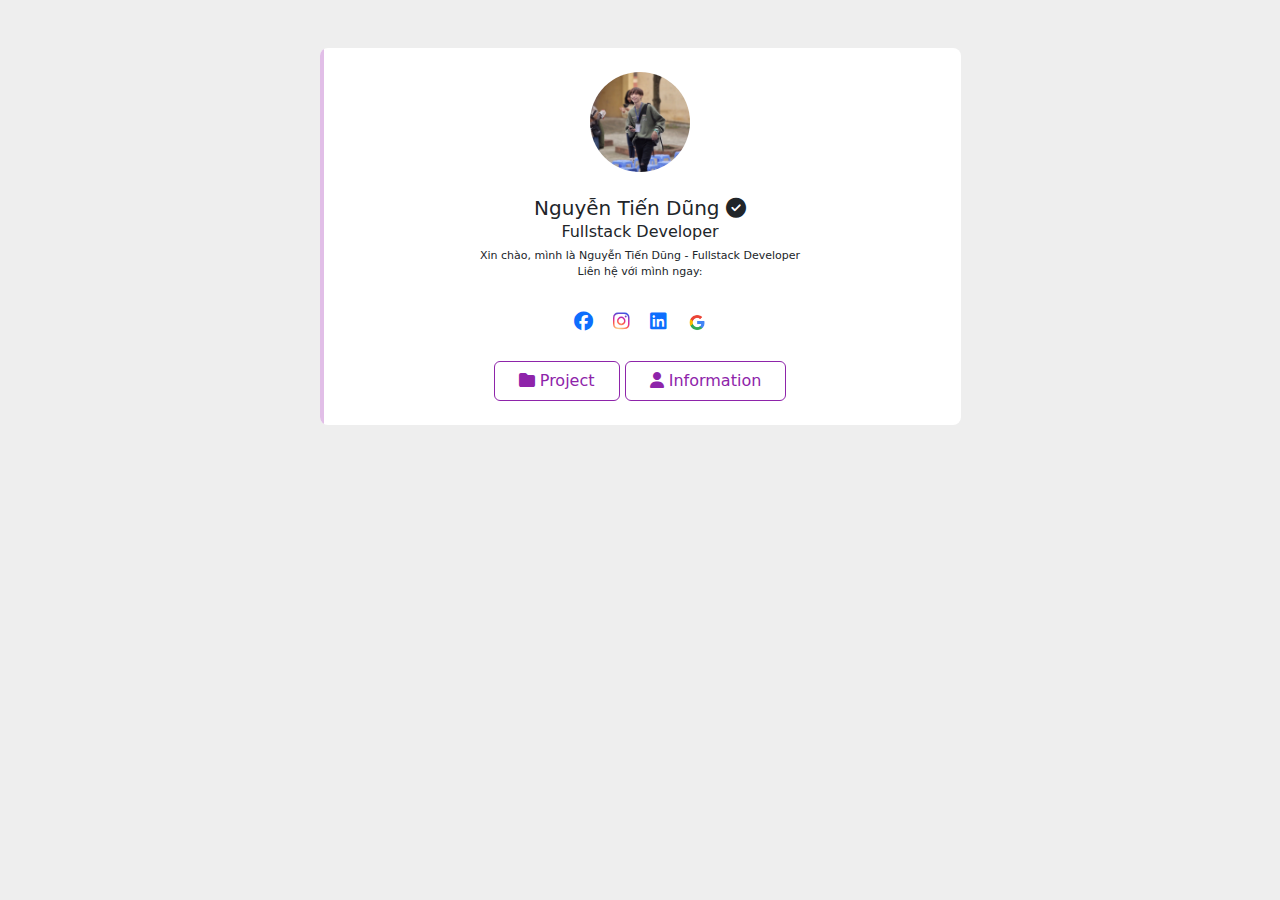
<file: index.html>
<!doctype html>
                        <html>
                            <head>
                                <meta charset='utf-8'>
                                <meta name='viewport' content='width=device-width, initial-scale=1'>
                                <link rel="icon" type="image/png" href="./img/approved-profile.png"/>
                                <title>Profile Nguyễn Tiến Dũng</title>
                                <link href='https://cdn.jsdelivr.net/npm/bootstrap@5.0.0-beta1/dist/css/bootstrap.min.css' rel='stylesheet'>
                                <link rel="stylesheet" href="https://cdnjs.cloudflare.com/ajax/libs/font-awesome/6.1.1/css/all.min.css">
                                <script type='text/javascript' src='https://cdnjs.cloudflare.com/ajax/libs/jquery/3.2.1/jquery.min.js'></script>
                                <style>::-webkit-scrollbar {
                                  width: 8px;
                                }
                                /* Track */
                                ::-webkit-scrollbar-track {
                                  background: #f1f1f1; 
                                }
                                 
                                /* Handle */
                                ::-webkit-scrollbar-thumb {
                                  background: #888; 
                                }
                                
                                /* Handle on hover */
                                ::-webkit-scrollbar-thumb:hover {
                                  background: #555; 
                                } 
body{
    background:#eee;
}

.card{
    border:none;

    position:relative;
    overflow:hidden;
    border-radius:8px;
    cursor:pointer;
}

.card:before{
    
    content:"";
    position:absolute;
    left:0;
    top:0;
    width:4px;
    height:100%;
    background-color:#E1BEE7;
    transform:scaleY(1);
    transition:all 0.5s;
    transform-origin: bottom
}

.card:after{
    
    content:"";
    position:absolute;
    left:0;
    top:0;
    width:4px;
    height:100%;
    background-color:#8E24AA;
    transform:scaleY(0);
    transition:all 0.5s;
    transform-origin: bottom
}

.card:hover::after{
    transform:scaleY(1);
}


.fonts{
    font-size:11px;
}

.social-list{
    display:flex;
    list-style:none;
    justify-content:center;
    padding:0;
}

.social-list li{
    padding:10px;
    color:#8E24AA;
    font-size:19px;
}


.buttons button{
       border:1px solid #8E24AA !important;
       color:#8E24AA;
       height:40px;
}

.buttons button:hover{
       border:1px solid #8E24AA !important;
       color:#fff;
       height:40px;
       background-color:#8E24AA;
}
.buttons button a{
    text-decoration: none;
    color:#8E24AA !important;
}
#insta {
  background: radial-gradient(circle at 30% 107%, #fdf497 0%, #fdf497 5%, #fd5949 45%, #d6249f 60%, #285AEB 90%);
  -webkit-background-clip: text;
          /* Also define standard property for compatibility */
          background-clip: text;
  -webkit-text-fill-color: transparent;
  
}

</style>
                                </head>
                                <body className='snippet-body'>
                                <div class="container mt-5">
    
    <div class="row d-flex justify-content-center">
        
        <div class="col-md-7">
            
            <div class="card p-3 py-4">
                
                <div class="text-center">
                    <img src="./img/profile_avt.jpg" width="100" class="rounded-circle">
                </div>
                
                <div class="text-center mt-3">
                    
                    <h5 class="mt-2 mb-0">Nguyễn Tiến Dũng <span><i class="fas fa-check-circle"></i></span></h5>
                    <span>Fullstack Developer</span>
                    
                    <div class="px-4 mt-1">
                        <p class="fonts">Xin chào, mình là Nguyễn Tiến Dũng - Fullstack Developer <br>
                        Liên hệ với mình ngay:</p>
                    
                    </div>
                    
                     <ul class="social-list">
                        <li><a href="https://www.facebook.com/tiedun461"><i class="fa-brands fa-facebook"></a></i></li>
                        <li><a href="https://www.instagram.com/up.maynard/"><i class="fa-brands fa-instagram" id="insta"></i></a></li>
                        <li><a href="https://www.linkedin.com/in/nguyen-tien-dung-477a83237/"><i class="fa-brands fa-linkedin"></i></a></li>
                        <li><a href="./contact_google.html"><img src="./img/logo_gg.png" style="width:20px;"></a></li>
                    </ul>
                    
                    <div class="buttons">
                        <button class="btn btn-outline-primary px-4"><i class="fa-solid fa-folder"></i><a href="./project_profile.html"> Project</a></button>
                        <button class="btn btn-outline-primary px-4"><i class="fa-solid fa-user"></i><a href="./about_me.html"> Information</a></button>
                    </div>
                    
                    
                </div>
                
               
                
                
            </div>
            
        </div>
        
    </div>
    
</div>
                                <script type='text/javascript' src='https://cdn.jsdelivr.net/npm/bootstrap@5.0.0-beta1/dist/js/bootstrap.bundle.min.js'></script>
                                <script type='text/javascript'>var myLink = document.querySelector('a[href="#"]');
                                myLink.addEventListener('click', function(e) {
                                  e.preventDefault();
                                });</script>
                            
                                </body>
                            </html>
</file>
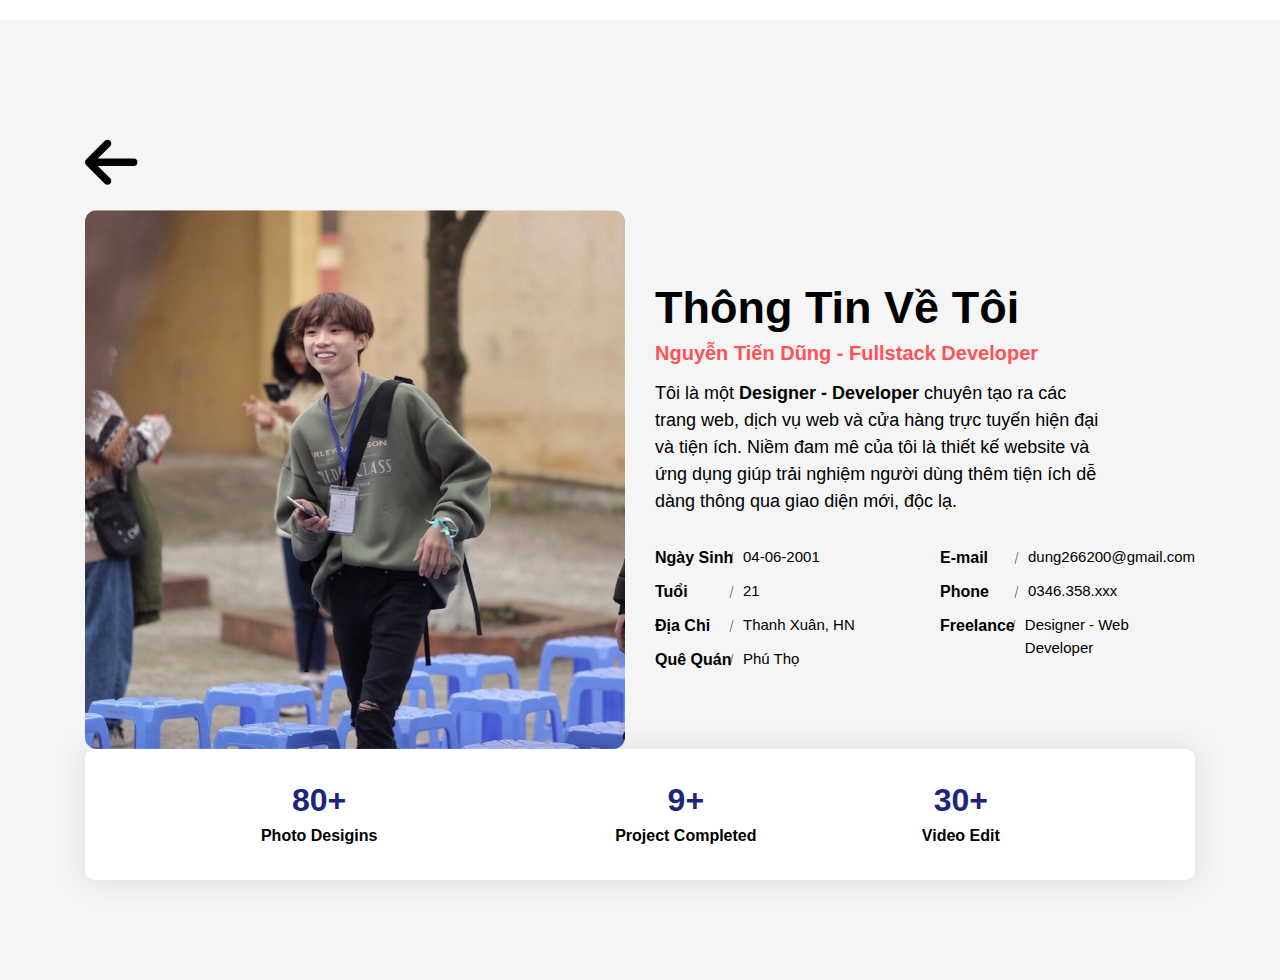
<file: about_me.html>
<!DOCTYPE html>
<html lang="en">
<head>
    <meta charset="utf-8">
    <!--  This file has been downloaded from bootdey.com @bootdey on twitter -->
    <!--  All snippets are MIT license http://bootdey.com/license -->
    <link rel="icon" type="image/png" href="./img/approved-profile.png"/>
    <title>Thông Tin Cá Nhân</title>
    <meta name="viewport" content="width=device-width, initial-scale=1">
	<script src="https://code.jquery.com/jquery-1.10.2.min.js"></script>
    <link href="https://cdn.jsdelivr.net/npm/bootstrap@4.4.1/dist/css/bootstrap.min.css" rel="stylesheet">
    <link rel="stylesheet" href="https://cdnjs.cloudflare.com/ajax/libs/font-awesome/6.1.1/css/all.min.css">
	<script src="https://cdn.jsdelivr.net/npm/bootstrap@4.4.1/dist/js/bootstrap.bundle.min.js"></script>
</head>
<body>
<section class="section about-section gray-bg" id="about">
            <div class="container">
              <a href="./index.html" style="font-size: 60px; color:#000;"><i class="fa-solid fa-arrow-left"></i></a>
                <div class="row align-items-center flex-row-reverse">
                    <div class="col-lg-6">
                        <div class="about-text go-to">
                            <h3 class="dark-color">Thông Tin Về Tôi</h3>
                            <h6 class="theme-color lead">Nguyễn Tiến Dũng - Fullstack Developer</h6>
                            <p>Tôi là một <b>Designer - Developer</b> chuyên tạo ra các trang web, dịch vụ web và cửa hàng trực tuyến hiện đại và tiện ích. Niềm đam mê của tôi là thiết kế website và ứng dụng giúp trải nghiệm người dùng thêm tiện ích dễ dàng thông qua giao diện mới, độc lạ.</p>
                            <div class="row about-list">
                                <div class="col-md-6">
                                    <div class="media">
                                        <label>Ngày Sinh</label>
                                        <p>04-06-2001</p>
                                    </div>
                                    <div class="media">
                                        <label>Tuổi</label>
                                        <p>21</p>
                                    </div>
                                    <div class="media">
                                        <label>Địa Chỉ</label>
                                        <p>Thanh Xuân, HN</p>
                                    </div>
                                    <div class="media">
                                        <label>Quê Quán </label>
                                        <p>Phú Thọ</p>
                                    </div>
                                </div>
                                <div class="col-md-6">
                                    <div class="media">
                                        <label>E-mail</label>
                                        <p>dung266200@gmail.com</p>
                                    </div>
                                    <div class="media">
                                        <label>Phone</label>
                                        <p>0346.358.xxx</p>
                                    </div>
                                    <div class="media">
                                      <label>Freelance</label>
                                      <p>Designer - Web Developer</p>
                                  </div>  
                                </div>
                            </div>
                        </div>
                    </div>
                    <div class="col-lg-6">
                        <div class="about-avatar">
                            <img src="./img/profile_avt.jpg" style="border-radius: 12px;" title="" alt="">
                        </div>
                    </div>
                </div>
                <div class="counter">
                    <div class="row">
                        <div class="col-6 col-lg-5">
                            <div class="count-data text-center">
                                <h6 class="count h2" data-to="500" data-speed="500">80+</h6>
                                <p class="m-0px font-w-600">Photo Desigins</p>
                            </div>
                        </div>
                        <div class="col-6 col-lg-3">
                            <div class="count-data text-center">
                                <h6 class="count h2" data-to="150" data-speed="150">9+</h6>
                                <p class="m-0px font-w-600">Project Completed</p>
                            </div>
                        </div>
                        <div class="col-6 col-lg-3">
                            <div class="count-data text-center">
                                <h6 class="count h2" data-to="850" data-speed="850">30+</h6>
                                <p class="m-0px font-w-600">Video Edit</p>
                            </div>
                        </div>
                    </div>
                </div>
            </div>
        </section>

<style type="text/css">
body{
    color: #000;
    margin-top:20px;
}
.section {
    padding: 100px 0;
    position: relative;
}
.gray-bg {
    background-color: #f5f5f5;
}
img {
    max-width: 100%;
}
img {
    vertical-align: middle;
    border-style: none;
}
/* About Me 
---------------------*/
.about-text h3 {
  font-size: 45px;
  font-weight: 700;
  margin: 0 0 6px;
}
@media (max-width: 767px) {
  .about-text h3 {
    font-size: 35px;
  }
}
.about-text h6 {
  font-weight: 600;
  margin-bottom: 15px;
}
@media (max-width: 767px) {
  .about-text h6 {
    font-size: 18px;
  }
}
.about-text p {
  font-size: 18px;
  max-width: 450px;
}
.about-text p mark {
  font-weight: 600;
  color: #20247b;
}

.about-list {
  padding-top: 10px;
}
.about-list .media {
  padding: 5px 0;
}
.about-list label {
  color: #000;
  font-weight: 600;
  width: 88px;
  margin: 0;
  position: relative;
}
.about-list label:after {
  content: "";
  position: absolute;
  top: 0;
  bottom: 0;
  right: 11px;
  width: 1px;
  height: 12px;
  background: #000;
  -moz-transform: rotate(15deg);
  -o-transform: rotate(15deg);
  -ms-transform: rotate(15deg);
  -webkit-transform: rotate(15deg);
  transform: rotate(15deg);
  margin: auto;
  opacity: 0.5;
}
.about-list p {
  margin: 0;
  font-size: 15px;
}

@media (max-width: 991px) {
  .about-avatar {
    margin-top: 30px;
  }
}

.about-section .counter {
  padding: 22px 20px;
  background: #ffffff;
  border-radius: 10px;
  box-shadow: 0 0 30px rgba(31, 45, 61, 0.125);
}
.about-section .counter .count-data {
  margin-top: 10px;
  margin-bottom: 10px;
}
.about-section .counter .count {
  font-weight: 700;
  color: #20247b;
  margin: 0 0 5px;
}
.about-section .counter p {
  font-weight: 600;
  margin: 0;
}
mark {
    background-image: linear-gradient(rgba(252, 83, 86, 0.6), rgba(252, 83, 86, 0.6));
    background-size: 100% 3px;
    background-repeat: no-repeat;
    background-position: 0 bottom;
    background-color: transparent;
    padding: 0;
    color: currentColor;
}
.theme-color {
    color: #fc5356;
}
.dark-color {
    color: #000;
}


</style>

<script type="text/javascript">

</script>
</body>
</html>
</file>
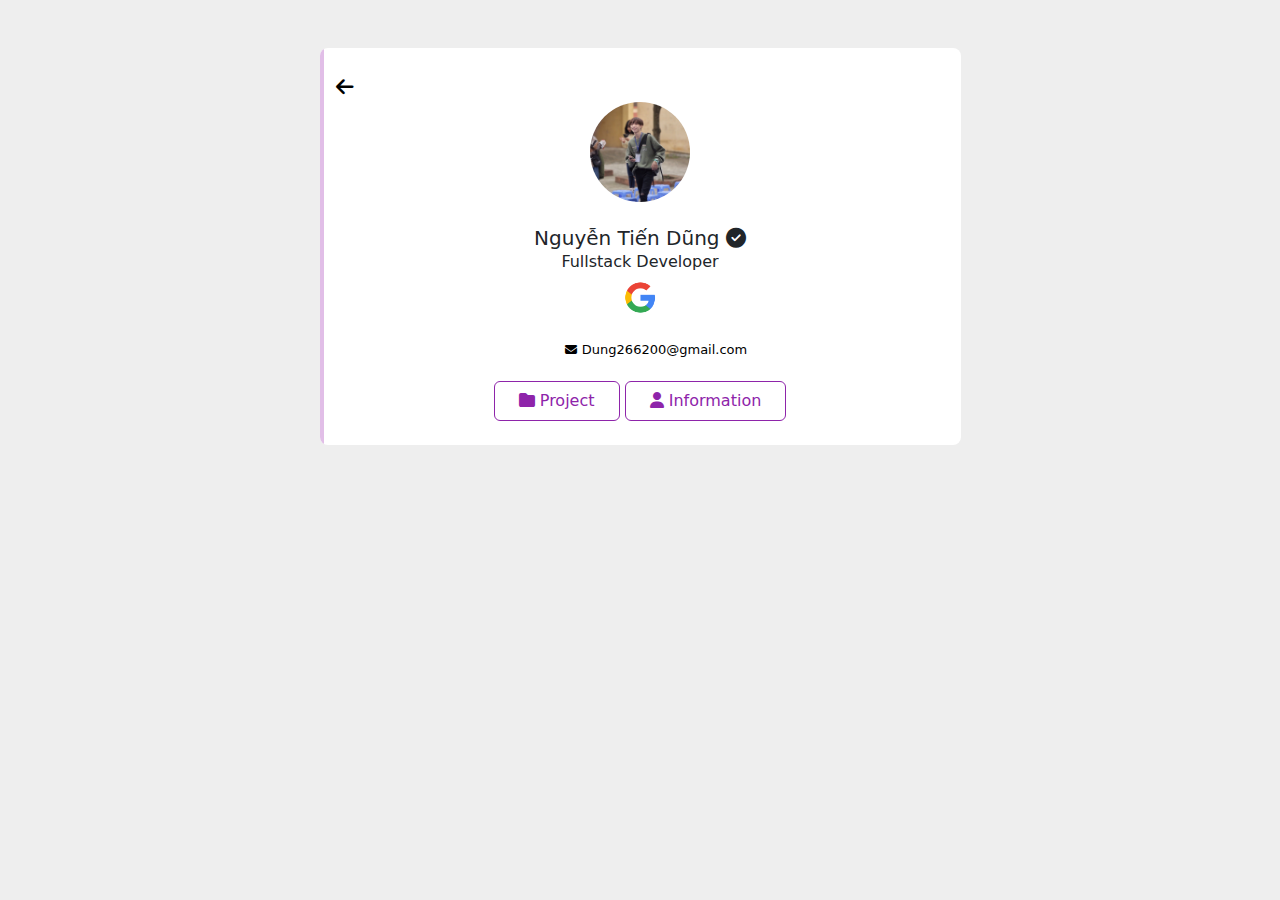
<file: contact_google.html>
<!doctype html>
                        <html>
                            <head>
                                <meta charset='utf-8'>
                                <meta name='viewport' content='width=device-width, initial-scale=1'>
                                <link rel="icon" type="image/png" href="./img/approved-profile.png"/>
                                <title>Liên Hệ Gmail</title>
                                <link href='https://cdn.jsdelivr.net/npm/bootstrap@5.0.0-beta1/dist/css/bootstrap.min.css' rel='stylesheet'>
                                <link rel="stylesheet" href="https://cdnjs.cloudflare.com/ajax/libs/font-awesome/6.1.1/css/all.min.css">
                                <script type='text/javascript' src='https://cdnjs.cloudflare.com/ajax/libs/jquery/3.2.1/jquery.min.js'></script>
                                <style>::-webkit-scrollbar {
                                  width: 8px;
                                }
                                /* Track */
                                ::-webkit-scrollbar-track {
                                  background: #f1f1f1; 
                                }
                                 
                                /* Handle */
                                ::-webkit-scrollbar-thumb {
                                  background: #888; 
                                }
                                
                                /* Handle on hover */
                                ::-webkit-scrollbar-thumb:hover {
                                  background: #555; 
                                } 
body{
    background:#eee;
}

.card{
    border:none;
    position:relative;
    overflow:hidden;
    border-radius:8px;
    cursor:pointer;
}

.card:before{
    
    content:"";
    position:absolute;
    left:0;
    top:0;
    width:4px;
    height:100%;
    background-color:#E1BEE7;
    transform:scaleY(1);
    transition:all 0.5s;
    transform-origin: bottom
}

.card:after{
    
    content:"";
    position:absolute;
    left:0;
    top:0;
    width:4px;
    height:100%;
    background-color:#8E24AA;
    transform:scaleY(0);
    transition:all 0.5s;
    transform-origin: bottom
}

.card:hover::after{
    transform:scaleY(1);
}


.fonts{
    font-size:11px;
}

.social-list{
    display:flex;
    list-style:none;
    justify-content:center;
    padding:0;
}

.social-list li{
    padding:10px;
    color:#8E24AA;
    font-size:19px;
}


.buttons button{
       border:1px solid #8E24AA !important;
       color:#8E24AA !important;
       height:40px;
}
.buttons button a{
    text-decoration: none;
    color:#8E24AA !important;
}
.buttons button:hover{
       border:1px solid #8E24AA !important;
       color:#fff;
       height:40px;
       background-color:#8E24AA;
}
#insta {
  background: radial-gradient(circle at 30% 107%, #fdf497 0%, #fdf497 5%, #fd5949 45%, #d6249f 60%, #285AEB 90%);
  -webkit-background-clip: text;
          /* Also define standard property for compatibility */
          background-clip: text;
  -webkit-text-fill-color: transparent;
  
}

</style>
                                </head>
                                <body className='snippet-body'>
                                <div class="container mt-5">
    
    <div class="row d-flex justify-content-center">
        
        <div class="col-md-7">
            
            <div class="card p-3 py-4">
            <a href="./index.html" style="font-size: 20px; color:#000;"><i class="fa-solid fa-arrow-left"></i></a>
                <div class="text-center">
                    <img src="./img/profile_avt.jpg" width="100" class="rounded-circle">
                </div>
                
                <div class="text-center mt-3">
                    
                    <h5 class="mt-2 mb-0">Nguyễn Tiến Dũng <span><i class="fas fa-check-circle"></i></span></h5>
                    <span style="margin-bottom: 20px;">Fullstack Developer</span>
                    
                    <div class="px-4 mt-1">
                        <a href="#"><img src="./img/logo_gg.png" style="width:40px;"></a>
                    
                    </div>
                    
                    
                     <ul style="margin: 20px 0; list-style: none;">
                        <li><a href="https://mail.google.com/" style="color: #000; text-decoration: none;"><i class="fa-solid fa-envelope" style="font-size: 12px;"> </i> <span style="font-size: 13px;">Dung266200@gmail.com</span></a></li>
                    </ul>
                    
                    <div class="buttons">
                        <button class="btn btn-outline-primary px-4"><i class="fa-solid fa-folder"></i><a href="./project_profile.html"> Project</a></button>
                        <button class="btn btn-outline-primary px-4"><i class="fa-solid fa-user"></i><a href="./about_me.html"> Information</a></button>
                    </div>
                    
                    
                </div>
                
               
                
                
            </div>
            
        </div>
        
    </div>
    
</div>
                                <script type='text/javascript' src='https://cdn.jsdelivr.net/npm/bootstrap@5.0.0-beta1/dist/js/bootstrap.bundle.min.js'></script>
                                <script type='text/javascript'>var myLink = document.querySelector('a[href="#"]');
                                myLink.addEventListener('click', function(e) {
                                  e.preventDefault();
                                });</script>
                            
                                </body>
                            </html>
</file>
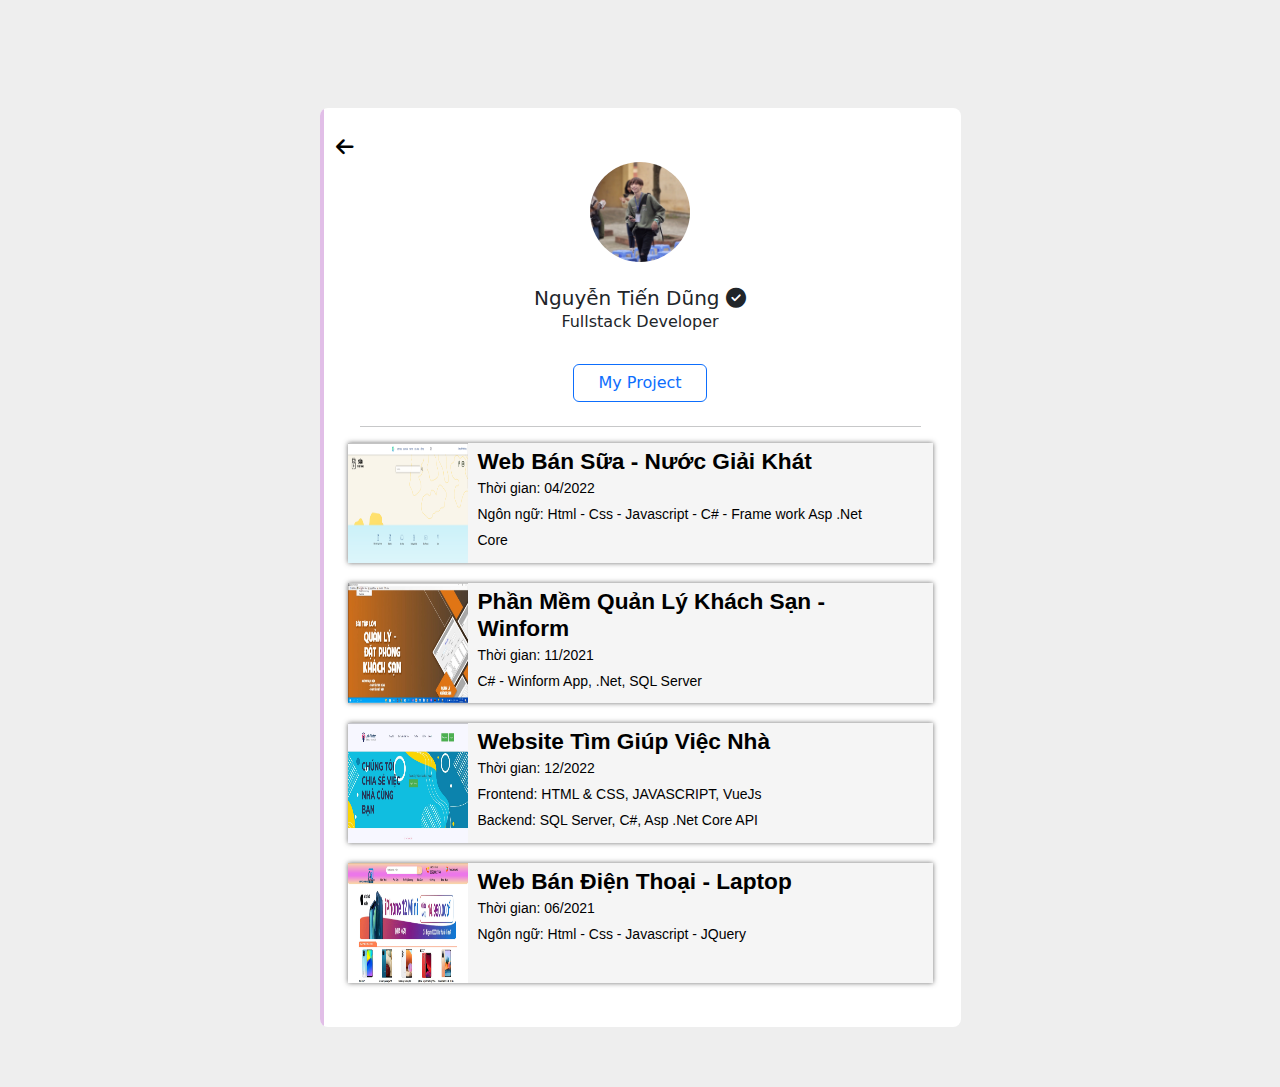
<file: project_profile.html>
<!doctype html>
                        <html>
                            <head>
                                <meta charset='utf-8'>
                                <meta name='viewport' content='width=device-width, initial-scale=1'>
                                <link rel="icon" type="image/png" href="./img/approved-profile.png"/>
                                <title>Project Của Tôi</title>
                                <link href="./style_list.css" rel="stylesheet" id="bootstrap-css">
                                <link href='https://cdn.jsdelivr.net/npm/bootstrap@5.0.0-beta1/dist/css/bootstrap.min.css' rel='stylesheet'>
                                <link rel="stylesheet" href="https://cdnjs.cloudflare.com/ajax/libs/font-awesome/6.1.1/css/all.min.css">
                                <script type='text/javascript' src='https://cdnjs.cloudflare.com/ajax/libs/jquery/3.2.1/jquery.min.js'></script>
                                <style>::-webkit-scrollbar {
                                  width: 8px;
                                }
                                /* Track */
                                ::-webkit-scrollbar-track {
                                  background: #f1f1f1; 
                                }
                                 
                                /* Handle */
                                ::-webkit-scrollbar-thumb {
                                  background: #888; 
                                }
                                
                                /* Handle on hover */
                                ::-webkit-scrollbar-thumb:hover {
                                  background: #555; 
                                } body{
    background:#eee;
}

.card{
    border:none;

    position:relative;
    overflow:hidden;
    border-radius:8px;
    cursor:pointer;
}

.card:before{
    
    content:"";
    position:absolute;
    left:0;
    top:0;
    width:4px;
    height:100%;
    background-color:#E1BEE7;
    transform:scaleY(1);
    transition:all 0.5s;
    transform-origin: bottom
}

.card:after{
    
    content:"";
    position:absolute;
    left:0;
    top:0;
    width:4px;
    height:100%;
    background-color:#8E24AA;
    transform:scaleY(0);
    transition:all 0.5s;
    transform-origin: bottom
}

.card:hover::after{
    transform:scaleY(1);
}


.fonts{
    font-size:11px;
}

.social-list{
    display:flex;
    list-style:none;
    justify-content:center;
    padding:0;
}

.social-list li{
    padding:10px;
    color:#8E24AA;
    font-size:19px;
}


.buttons button:nth-child(1){
       border:1px solid #8E24AA !important;
       color:#8E24AA;
       height:40px;
}

.buttons button:nth-child(1):hover{
       border:1px solid #8E24AA !important;
       color:#fff;
       height:40px;
       background-color:#8E24AA;
}

.buttons button:nth-child(2){
       border:1px solid #8E24AA !important;
       background-color:#8E24AA;
       color:#fff;
        height:40px;
}
#insta {
  background: radial-gradient(circle at 30% 107%, #fdf497 0%, #fdf497 5%, #fd5949 45%, #d6249f 60%, #285AEB 90%);
  -webkit-background-clip: text;
          /* Also define standard property for compatibility */
          background-clip: text;
  -webkit-text-fill-color: transparent;
  
}
.project_info:hover{
color: #8E24AA;
}

.text-small{
    font-size: 14px;
}
</style>
                                </head>
                                <body className='snippet-body'>
                                <div class="container mt-5">
    
    <div class="row d-flex justify-content-center">
        
        <div class="col-md-7">
            
            <div class="card p-3 py-4">
                <a href="./index.html" style="font-size: 20px; color:#000;"><i class="fa-solid fa-arrow-left"></i></a>
                <div class="text-center">
                    <img src="./img/profile_avt.jpg" width="100" class="rounded-circle">
                </div>
                
                <div class="text-center mt-3">
                    
                    <h5 class="mt-2 mb-0">Nguyễn Tiến Dũng <span><i class="fas fa-check-circle"></i></span></h5>
                    <span>Fullstack Developer</span>
                    
                    <div class="px-4 mt-1">
                        <div class="buttons" style="margin-top: 30px;">
                        
                            <h3 class="btn btn-outline-primary px-4">My Project</h3>
                        </div>
                    <hr>
                    </div>

                     <div class="container">
                        <div class="row">
                            <a href="https://github.com/nguyenung04062001/WebBanSua_Asp.NetCoreMvc" style="color: #000; text-decoration: none;"><div class="[ col-xs-12 col-sm-offset-2 col-sm-12 ]">
                                <ul class="event-list">
                                    <li>
                                        <img alt="Independence Day" src="./img/Picture1.png" />
                                        <div class="info">
                                            <h2 class="title">Web Bán Sữa - Nước Giải Khát</h2>
                                            <div class="desc">
                                                <span class="text-small">Thời gian: 04/2022</span> <br>
                                                <span class="text-small">Ngôn ngữ: Html - Css - Javascript - C# - Frame work Asp .Net Core</span>
                                            </div>
                                        </div>
                                    </li>
                                </ul>
                            </div></a>

                            <a href="https://github.com/nguyenung04062001/QuanLyKS-Winform" style="color: #000; text-decoration: none;"><div class="[ col-xs-12 col-sm-offset-2 col-sm-12 ]">
                                <ul class="event-list">
                                    <li>
                                        <img alt="Independence Day" src="./img/qlks.jpg" />
                                        <div class="info">
                                            <h2 class="title">Phần Mềm Quản Lý Khách Sạn - Winform</h2>
                                            <div class="desc">
                                                <span class="text-small">Thời gian: 11/2021</span> <br>
                                                <span class="text-small">C# - Winform App, .Net, SQL Server</span>
                                            </div>
                                        </div>
                                    </li>
                                </ul>
                            </div></a>

                            <a href="#" style="color: #000; text-decoration: none;"><div class="[ col-xs-12 col-sm-offset-2 col-sm-12 ]">
                                <ul class="event-list">
                                    <li>
                                        <img alt="Independence Day" src="./img/webgv.jpg" />
                                        <div class="info">
                                            <h2 class="title">Website Tìm Giúp Việc Nhà</h2>
                                            <div class="desc">
                                                <span class="text-small">Thời gian: 12/2022</span> <br>
                                                <span class="text-small">Frontend: HTML & CSS, JAVASCRIPT, VueJs</span><br>
                                                <span class="text-small">Backend: SQL Server, C#,  Asp .Net Core API</span>
                                            </div>
                                        </div>
                                    </li>
                                </ul>
                            </div></a>

                            <a href="https://nguyenung04062001.github.io/webbandienthoai/" style="color: #000; text-decoration: none;"><div class="[ col-xs-12 col-sm-offset-2 col-sm-12 ]">
                                <ul class="event-list">
                                    <li>
                                        <img alt="Independence Day" src="./img/bandt.jpg" />
                                        <div class="info">
                                            <h2 class="title">Web Bán Điện Thoại - Laptop</h2>
                                            <div class="desc">
                                                <span class="text-small">Thời gian: 06/2021</span> <br>
                                                <span class="text-small">Ngôn ngữ: Html - Css - Javascript - JQuery</span>
                                            </div>
                                        </div>
                                    </li>
                                </ul>
                            </div></a>

                        </div>
                    </div>

                </div>
                
               
                
                
            </div>
            
        </div>
        
    </div>
    
</div>
                                <script type='text/javascript' src='https://cdn.jsdelivr.net/npm/bootstrap@5.0.0-beta1/dist/js/bootstrap.bundle.min.js'></script>
                                <script type='text/javascript'>var myLink = document.querySelector('a[href="#"]');
                                myLink.addEventListener('click', function(e) {
                                  e.preventDefault();
                                });</script>
                            
                                </body>
                            </html>
</file>
<file: style_list.css>
body {
    padding: 60px 0px;
    background-color: rgb(220, 220, 220);
}

.event-list {
    list-style: none;
    font-family: 'Lato', sans-serif;
    margin: 0px;
    padding: 0px;
}
.event-list > li {
    background-color: rgb(255, 255, 255);
    box-shadow: 0px 0px 5px rgb(51, 51, 51);
    box-shadow: 0px 0px 5px rgba(51, 51, 51, 0.7);
    padding: 0px;
    margin: 0px 0px 20px;
}
.event-list > li > time {
    display: inline-block;
    width: 100%;
    color: rgb(255, 255, 255);
    background-color: rgb(197, 44, 102);
    padding: 5px;
    text-align: center;
    text-transform: uppercase;
}
.event-list > li:nth-child(even) > time {
    background-color: rgb(165, 82, 167);
}
.event-list > li > time > span {
    display: none;
}
.event-list > li > time > .day {
    display: block;
    font-size: 56pt;
    font-weight: 100;
    line-height: 1;
}
.event-list > li time > .month {
    display: block;
    font-size: 24pt;
    font-weight: 900;
    line-height: 1;
}
.event-list > li > img {
    width: 100%;
}
.event-list > li > .info {
    padding-top: 5px;
    text-align: center;
}
.event-list > li > .info > .title {
    font-size: 17pt;
    font-weight: 700;
    margin: 0px;
}
.event-list > li > .info > .desc {
    font-size: 13pt;
    font-weight: 300;
    margin: 0px;
}
.event-list > li > .info > ul,
.event-list > li > .social > ul {
    display: table;
    list-style: none;
    margin: 10px 0px 0px;
    padding: 0px;
    width: 100%;
    text-align: center;
}
.event-list > li > .social > ul {
    margin: 0px;
}
.event-list > li > .info > ul > li,
.event-list > li > .social > ul > li {
    display: table-cell;
    cursor: pointer;
    color: rgb(30, 30, 30);
    font-size: 11pt;
    font-weight: 300;
    padding: 3px 0px;
}
.event-list > li > .info > ul > li > a {
    display: block;
    width: 100%;
    color: rgb(30, 30, 30);
    text-decoration: none;
} 
.event-list > li > .social > ul > li {    
    padding: 0px;
}
.event-list > li > .social > ul > li > a {
    padding: 3px 0px;
} 
.event-list > li > .info > ul > li:hover,
.event-list > li > .social > ul > li:hover {
    color: rgb(30, 30, 30);
    background-color: rgb(200, 200, 200);
}
.facebook a,
.twitter a,
.google-plus a {
    display: block;
    width: 100%;
    color: rgb(75, 110, 168) !important;
}
.twitter a {
    color: rgb(79, 213, 248) !important;
}
.google-plus a {
    color: rgb(221, 75, 57) !important;
}
.facebook:hover a {
    color: rgb(255, 255, 255) !important;
    background-color: rgb(75, 110, 168) !important;
}
.twitter:hover a {
    color: rgb(255, 255, 255) !important;
    background-color: rgb(79, 213, 248) !important;
}
.google-plus:hover a {
    color: rgb(255, 255, 255) !important;
    background-color: rgb(221, 75, 57) !important;
}

@media (min-width: 768px) {
    .event-list > li {
        position: relative;
        display: block;
        width: 100%;
        height: 120px;
        padding: 0px;
    }
    .event-list > li > time,
    .event-list > li > img  {
        display: inline-block;
    }
    .event-list > li > time,
    .event-list > li > img {
        width: 120px;
        float: left;
    }
    .event-list > li > .info {
        background-color: rgb(245, 245, 245);
        overflow: hidden;
    }
    .event-list > li > time,
    .event-list > li > img {
        width: 120px;
        height: 120px;
        padding: 0px;
        margin: 0px;
    }
    .event-list > li > .info {
        position: relative;
        height: 120px;
        text-align: left;
        padding-right: 40px;
    }	
    .event-list > li > .info > .title, 
    .event-list > li > .info > .desc {
        padding: 0px 10px;
    }
    .event-list > li > .info > ul {
        position: absolute;
        left: 0px;
        bottom: 0px;
    }
    .event-list > li > .social {
        position: absolute;
        top: 0px;
        right: 0px;
        display: block;
        width: 40px;
    }
    .event-list > li > .social > ul {
        border-left: 1px solid rgb(230, 230, 230);
    }
}
</file>
